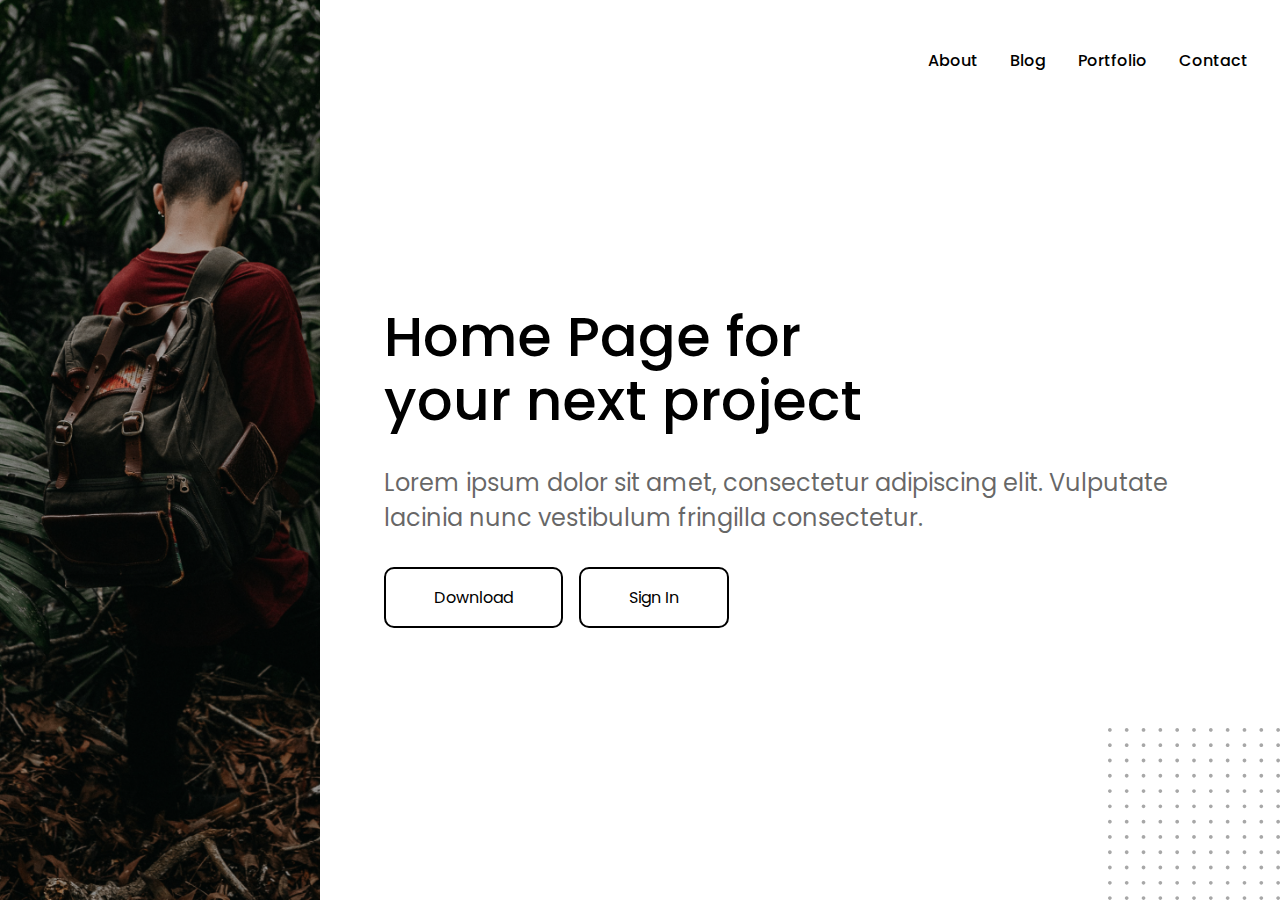
<file: index.html>
<!DOCTYPE html>
<html lang="pt-br">
<head>
  <meta charset="UTF-8" />
  <meta http-equiv="X-UA-Compatible" content="IE=edge" />
  <meta name="viewport" content="width=device-width, initial-scale=1.0" />
  <link rel="preconnect" href="https://fonts.googleapis.com" />
  <link rel="preconnect" href="https://fonts.gstatic.com" crossorigin />
  <link
  href="https://fonts.googleapis.com/css2?family=Poppins:wght@400;500&display=swap"
  rel="stylesheet"
  />
  <link href="./assets/css/reset.css" rel="stylesheet" />
  <link href="./assets/css/style.css" rel="stylesheet" />
  <link href="./assets/css/menu.css" rel="stylesheet" />
  <link href="./assets/css/responsivo.css" rel="stylesheet" />
  <title>Home</title>
</head>
<body>
  <header class="cabecalho">
    <ul class="menu__lista">
      <li class="menu__item"><a href="./index.html">About</a></li>
      <li class="menu__item"><a href="#">Blog</a></li>
      <li class="menu__item"><a href="#">Portfolio</a></li>
      <li class="menu__item"><a href="#">Contact</a></li>
    </ul>
  </header>
  <main class="conteudo">
    <div class="background"></div>
    <div class="conteudo__descricao">
      <h1>Home Page for <br />your next project</h1>
      <p>
        Lorem ipsum dolor sit amet, consectetur adipiscing elit. Vulputate
        lacinia nunc vestibulum fringilla consectetur.
      </p>
      <div class="conteudo__botoes">
        <a href="#">Download</a>
        <a href="sign.html">Sign In</a>
      </div>
    </div>
  </main>
</body>
</html>
</file>
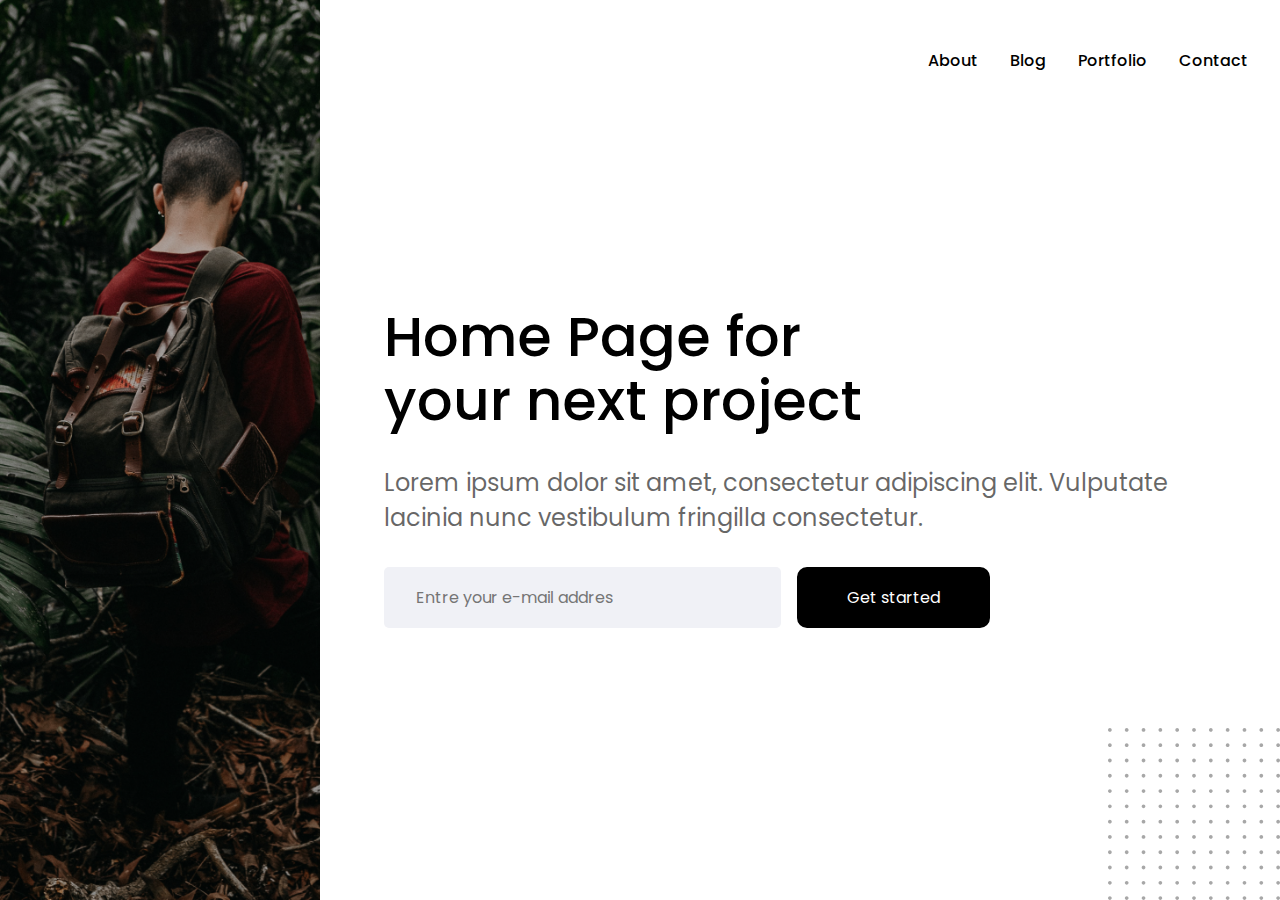
<file: sign.html>
<!DOCTYPE html>
<html lang="pt-br">
<head>
  <meta charset="UTF-8" />
  <meta http-equiv="X-UA-Compatible" content="IE=edge" />
  <meta name="viewport" content="width=device-width, initial-scale=1.0" />
  <link rel="preconnect" href="https://fonts.googleapis.com" />
  <link rel="preconnect" href="https://fonts.gstatic.com" crossorigin />
  <link
  href="https://fonts.googleapis.com/css2?family=Poppins:wght@400;500&display=swap"
  rel="stylesheet"
  />
  <link href="./assets/css/reset.css" rel="stylesheet" />
  <link href="./assets/css/style.css" rel="stylesheet" />
  <link href="./assets/css/menu.css" rel="stylesheet" />
  <link href="./assets/css/responsivo.css" rel="stylesheet" />
  <title>Home</title>
</head>
<body>
  <header class="cabecalho">
    <ul class="menu__lista">
      <li class="menu__item"><a href="./index.html">About</a></li>
      <li class="menu__item"><a href="#">Blog</a></li>
      <li class="menu__item"><a href="#">Portfolio</a></li>
      <li class="menu__item"><a href="#">Contact</a></li>
    </ul>
  </header>
  <main class="conteudo">
    <div class="background"></div>
    <div class="conteudo__descricao">
      <h1>Home Page for <br />your next project</h1>
      <p>
        Lorem ipsum dolor sit amet, consectetur adipiscing elit. Vulputate
        lacinia nunc vestibulum fringilla consectetur.
      </p>
      <div class="conteudo__botoes">
        <input
        type="text"
        name="text"
        id="text"
        placeholder="Entre your e-mail addres"
        />
        <a class="botao__enviar" href="#">Get started</a>
      </div>
    </div>
  </main>
</body>
</html>
</file>
<file: assets/css/style.css>
main {
    display: flex;
    background: url(../img/square.svg);
    background-position: bottom right;
    background-repeat: no-repeat;
}

h1 {
    font-family: 'Poppins', sans-serif;
    font-weight: 500;
    font-size: 3.5rem;
    line-height: 4rem;
    color:black;
    padding: 2rem 0;
}

p {
    font-family: 'Poppins', sans-serif;
    font-weight: 400;
    font-size: 1.5rem;
    color: rgba(0, 0, 0, 0.6);
}

.background{
    background: url(../img/bg.png) top left/ cover no-repeat;
}

.conteudo__descricao{
    display: flex;
    flex-direction: column;
    justify-content: center;
    padding: 0 4rem;
}

.conteudo__botoes{
    margin-top: 2rem;
}

.conteudo__botoes input {
    font-family: 'Poppins', sans-serif;
    background-color:#F0F1F6;
    padding: 1rem 2rem;
    border-radius:5px ;
}

.conteudo__botoes a {
    background: white;
    border: 2px solid #000000;
    border-radius: 10px;
    color: #000;
    font-family: 'Poppins', sans-serif;
    font-weight: 400;
    padding: 1rem 3rem;
    text-align: center;
}

.conteudo__botoes a:focus {
    background: #060606;   
    color:white; 
}
.conteudo__botoes .botao__enviar {
    background-color: #000;
}

.conteudo__botoes .botao__enviar {
    color: #fff;
}

.botao__enviar:hover {
    background-color: rgb(30, 30, 30);
    transition: 0.3s;
}
</file>
<file: assets/css/menu.css>
.cabecalho{
    font-family: 'Poppins', sans-serif;
    font-weight: 500;
}

.menu__lista{
    display: flex;
    align-items: center;
}

.menu__item a{
    color:black;
}

.menu__item a:hover{
    color:black;
    font-weight: bold;
}
</file>
<file: assets/css/responsivo.css>
@media screen and (min-width: 0){
    .conteudo{
        flex-direction: column;
        
    }

    .conteudo__botoes{
        display:flex;
        flex-direction: column;
        gap: 1rem;
    }

    .background{
        width:100%;
        height:260px;
    }

    .menu__lista{
        position: relative;
        justify-content: space-around;
        margin: 1rem 0;
    }
    
    .menu__item{
        margin: 0;
        
    }


}

@media screen and (min-width: 700px){
    .conteudo{
        flex-direction: row;
    }
    .conteudo__botoes{
        flex-direction: row;
        gap: 1rem;
    }

    .background{
        width:40%;
        height: 100vh;
    }

    .menu__lista{
        position:absolute;
        justify-content:end;
        width: 100vw;
    }
    
    .menu__item{
        margin-top: 2rem;
        margin-right: 2rem;    
    }

    .conteudo__botoes input {
        width: 40%;
    }
}
</file>
